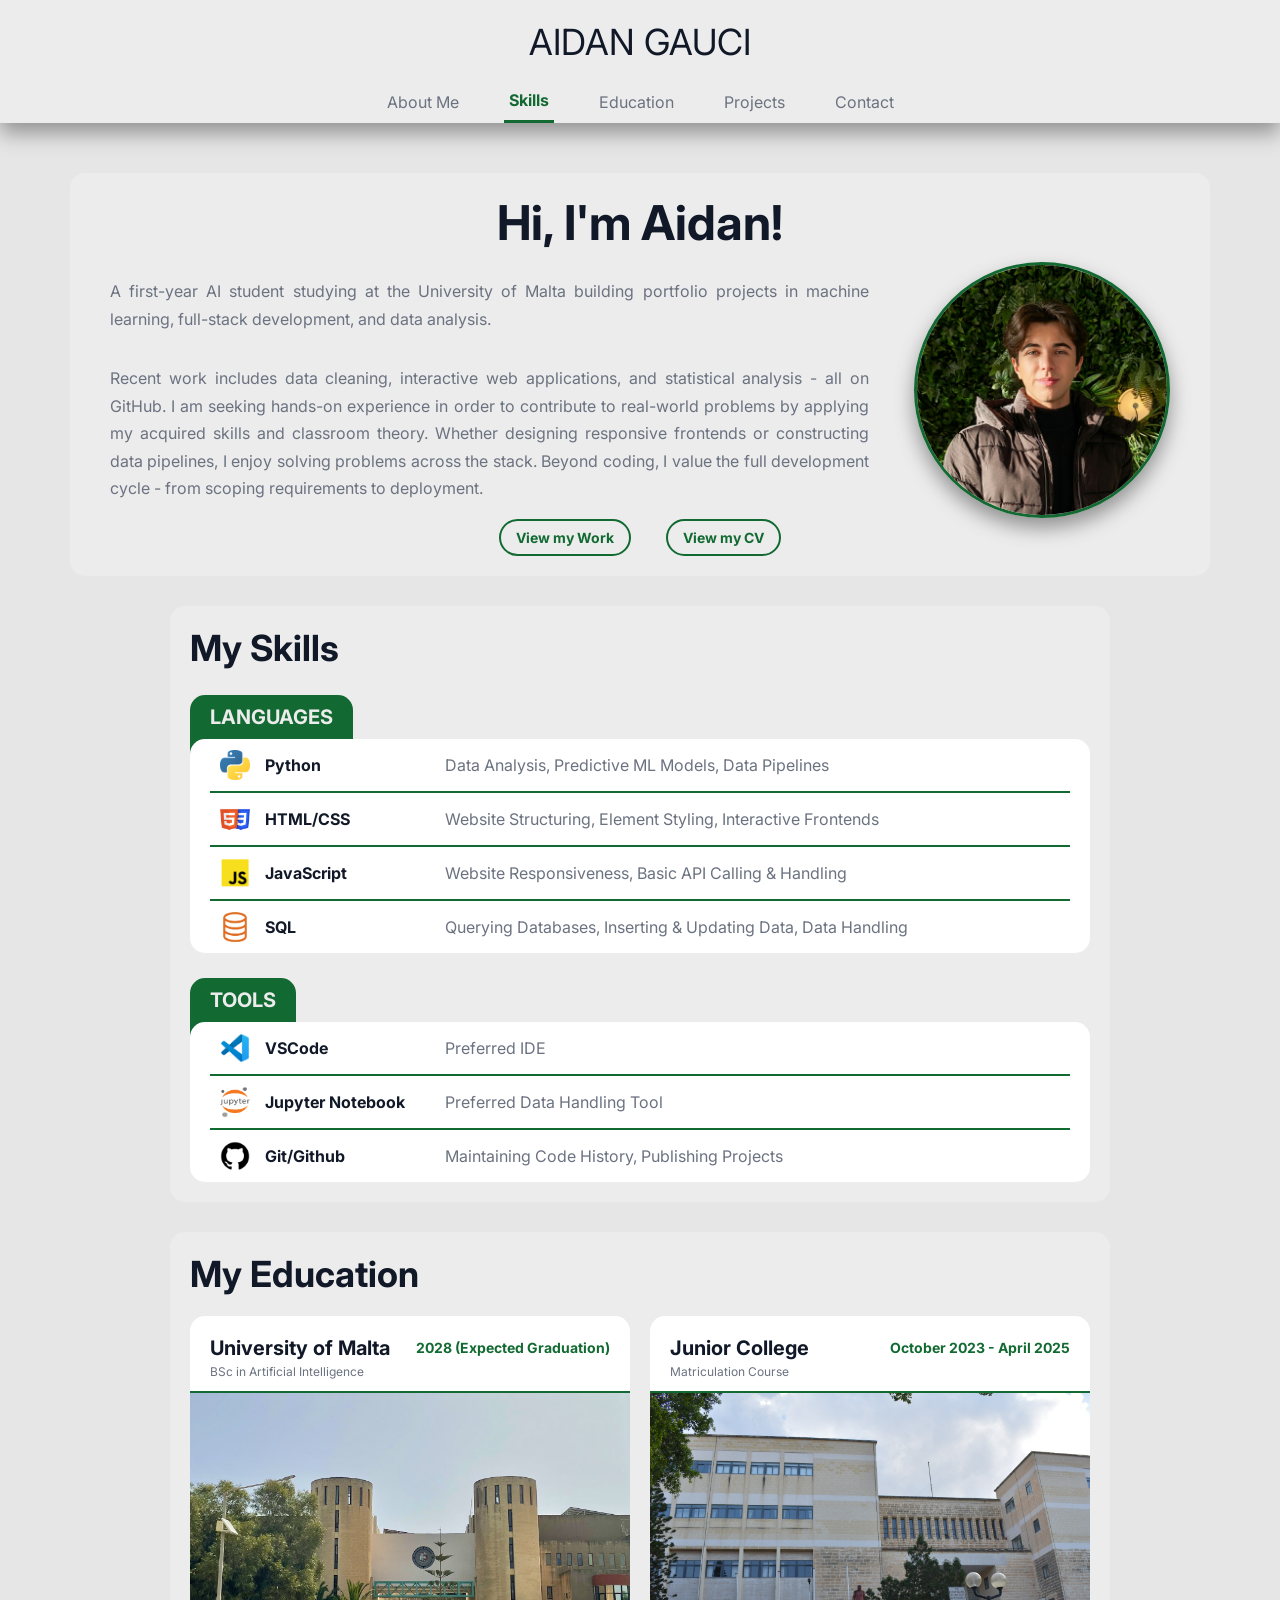
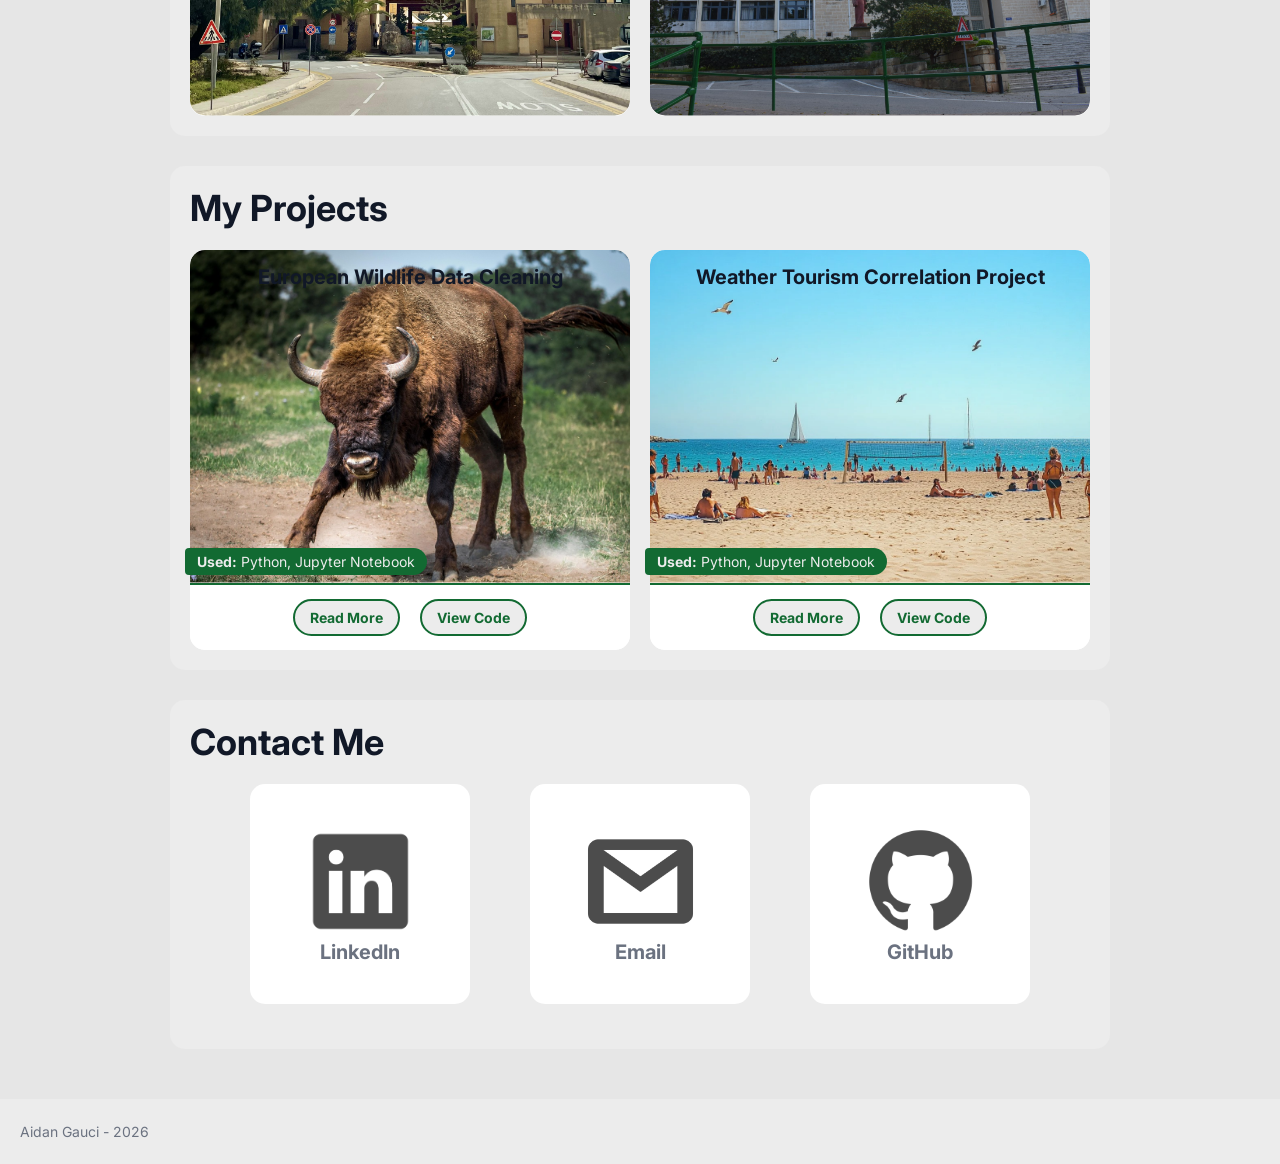
<file: index.html>
<!doctype html>
<html lang="en">
  <head>
    <meta charset="UTF-8" />
    <meta name="viewport" content="width=device-width, initial-scale=1.0" />
    <meta name="description" content="Aidan Gauci's Portfolio - An AI student showcasing front-end web development projects and data science projects." />
    <meta name="author" content="Aidan Gauci" />

    <link rel="preconnect" href="https://fonts.googleapis.com" />
    <link rel="preconnect" href="https://fonts.gstatic.com" crossorigin />
    <link href="https://fonts.googleapis.com/css2?family=Inter:wght@400;700&display=swap" rel="stylesheet" />

    <link rel="apple-touch-icon" sizes="180x180" href="img/favicon/apple-touch-icon.png" />
    <link rel="icon" type="image/png" sizes="32x32" href="img/favicon/favicon-32x32.png" />
    <link rel="icon" type="image/png" sizes="16x16" href="img/favicon/favicon-16x16.png" />
    <link rel="manifest" href="img/favicon/site.webmanifest" />

    <link rel="stylesheet" href="styles.css" />
    <script src="main.js" defer></script>

    <title>Aidan's Portfolio Website</title>
  </head>
  <body>
    <header>
      <a href="/" class="wordmark">AIDAN GAUCI</a>
      <nav aria-label="Main Navigation">
        <ul>
          <li><a href="#about-me" class="nav-link">About Me</a></li>
          <li><a href="#skills" class="nav-link">Skills</a></li>
          <li><a href="#education" class="nav-link">Education</a></li>
          <li><a href="#projects" class="nav-link">Projects</a></li>
          <li><a href="#contact" class="nav-link">Contact</a></li>
        </ul>
      </nav>
    </header>
    <main>
      <section id="about-me">
        <h1>Hi, I'm Aidan!</h1>
        <div class="about-me-container">
          <div class="about-me-text-container">
            <p class="about-me-text">A first-year AI student studying at the University of Malta building portfolio projects in machine learning, full-stack development, and data analysis.</p>
            <p class="about-me-text">
              Recent work includes data cleaning, interactive web applications, and statistical analysis - all on GitHub. I am seeking hands-on experience in order to contribute to real-world problems
              by applying my acquired skills and classroom theory. Whether designing responsive frontends or constructing data pipelines, I enjoy solving problems across the stack. Beyond coding, I
              value the full development cycle - from scoping requirements to deployment.
            </p>
          </div>
          <img src="img/profile-pic.png" loading="lazy" class="profile-pic" alt="Profile Picture" />
        </div>
        <div class="about-me-link-container">
          <a href="#projects" class="about-me-link">View my Work</a>
          <a href="aidan_gauci_resume.pdf" class="about-me-link">View my CV</a>
        </div>
      </section>

      <section id="skills">
        <h2 class="section-title">My Skills</h2>
        <div class="section-container">
          <div class="skill-category">
            <h3 class="skill-title">LANGUAGES</h3>
            <div class="skill-list">
              <article class="skill-element-container">
                <img src="img/skills/python.png" loading="lazy" class="skill-icon" alt="Python Icon" />
                <p class="skill-element-name">Python</p>
                <p class="skill-element-description">Data Analysis, Predictive ML Models, Data Pipelines</p>
              </article>
              <article class="skill-element-container">
                <img src="img/skills/html-css.png" loading="lazy" class="skill-icon" alt="HTML/CSS Icon" />
                <p class="skill-element-name">HTML/CSS</p>
                <p class="skill-element-description">Website Structuring, Element Styling, Interactive Frontends</p>
              </article>
              <article class="skill-element-container">
                <img src="img/skills/javascript.png" loading="lazy" class="skill-icon" alt="JavaScript Icon" />
                <p class="skill-element-name">JavaScript</p>
                <p class="skill-element-description">Website Responsiveness, Basic API Calling & Handling</p>
              </article>
              <article class="skill-element-container">
                <img src="img/skills/sql.png" loading="lazy" class="skill-icon" alt="SQL Icon" />
                <p class="skill-element-name">SQL</p>
                <p class="skill-element-description">Querying Databases, Inserting & Updating Data, Data Handling</p>
              </article>
            </div>
          </div>
          <!--
          <div class="skill-category">
            <h3 class="skill-title">FRAMEWORKS</h3>
            <div class="skill-list">
              <article class="skill-element-container">
                <img src="img/skills/react.png" loading="lazy" class="skill-icon" alt="React.js Icon" />
                <p class="skill-element-name">React.js</p>
                <p class="skill-element-description">Dynamic User Interfaces, Modern Scalable Websites</p>
              </article>
              <article class="skill-element-container">
                <img src="img/skills/node.png" loading="lazy" class="skill-icon" alt="Node.js Icon" />
                <p class="skill-element-name">Node.js</p>
                <p class="skill-element-description">Backend API Handling, Real-Time Applications</p>
              </article>
            </div>
          </div>
        -->
          <div class="skill-category">
            <h3 class="skill-title">TOOLS</h3>
            <div class="skill-list">
              <article class="skill-element-container">
                <img src="img/skills/vscode.png" loading="lazy" class="skill-icon" alt="VSCode Icon" />
                <p class="skill-element-name">VSCode</p>
                <p class="skill-element-description">Preferred IDE</p>
              </article>
              <article class="skill-element-container">
                <img src="img/skills/jupyter.png" loading="lazy" class="skill-icon" alt="Jupyter Notebook Icon" />
                <p class="skill-element-name">Jupyter Notebook</p>
                <p class="skill-element-description">Preferred Data Handling Tool</p>
              </article>
              <article class="skill-element-container">
                <img src="img/skills/github.png" loading="lazy" class="skill-icon" alt="Github Icon" />
                <p class="skill-element-name">Git/Github</p>
                <p class="skill-element-description">Maintaining Code History, Publishing Projects</p>
              </article>
            </div>
          </div>
        </div>
      </section>

      <section id="education">
        <h2 class="section-title">My Education</h2>
        <div class="education-article-container">
          <article class="education-article">
            <div class="education-article-header">
              <div class="education-title-container">
                <h3 class="education-title">University of Malta</h3>
                <p class="education-date">2028 (Expected Graduation)</p>
              </div>
              <p class="education-subtitle">BSc in Artificial Intelligence</p>
            </div>
            <div class="education-article-body">
              <div class="education-description">
                <strong>Related Coursework:</strong>
                <ul>
                  <li>Foundations of Data Science</li>
                  <li>Programming for AI (Python, HTML, CSS, JS)</li>
                  <li>AI Numerical Methods</li>
                  <li>Databases and Information Management</li>
                  <li>Data Structures & Algorithms</li>
                  <li>Foundations of Artificial Intelligence</li>
                  <li>Knowledge Representation & Reasoning</li>
                  <li>Mathematics of Discrete Structures</li>
                </ul>
              </div>
              <a href="https://www.um.edu.mt/courses/overview/ubscitharift-2026-7-o/" class="education-link">Read More</a>
              <img src="img/education/university.jpg" loading="lazy" class="education-article-background" alt="Picture of Education Building" />
            </div>
          </article>
          <article class="education-article">
            <div class="education-article-header">
              <div class="education-title-container">
                <h3 class="education-title">Junior College</h3>
                <p class="education-date">October 2023 - April 2025</p>
              </div>
              <p class="education-subtitle">Matriculation Course</p>
            </div>
            <div class="education-article-body">
              <p class="education-description"><strong>A-Levels:</strong> Pure Maths (B), Computing (B)</p>
              <a href="https://www.jc.um.edu.mt/study/programmes/matriculationcoursestandard/" class="education-link">Read More</a>
              <img src="img/education/college.jpg" loading="lazy" class="education-article-background" alt="Picture of Education Building" />
            </div>
          </article>
        </div>
      </section>

      <section id="projects">
        <h2 class="section-title">My Projects</h2>
        <div class="project-article-container">
          <!--
          <article class="project-article" id="stock-inventory-manager">
            <div class="project-article-text-container">
              <h3 class="project-article-title">Stock Inventory Manager</h3>
              <p class="project-article-desc">
                
              </p>
              <p class="project-article-tags"><strong>Used:</strong> React.js, Node.js, SQL</p>
              <img src="img/projects/" loading="lazy" class="project-article-background" alt="Background Image of Project 1" />
            </div>
            <div class="project-article-link-container">
              <a class="project-article-link">Read More</a>
              <a class="project-article-link">View Code</a>
            </div>
          </article>
        -->
          <article class="project-article" id="animal-data-cleaning">
            <div class="project-article-text-container">
              <h3 class="project-article-title">European Wildlife Data Cleaning</h3>
              <p class="project-article-desc">
                Handling of a dirty dataset containing animal information which demonstrates cleaning methodologies such as date notations, inconsistent naming practices, missing values, and duplicate
                records.
              </p>
              <p class="project-article-tags"><strong>Used:</strong> Python, Jupyter Notebook</p>
              <img src="img/projects/wildlife.jpg" loading="lazy" class="project-article-background" alt="Background Image of Project 2" />
            </div>
            <div class="project-article-link-container">
              <a href="projects/european-wildlife-data-cleaning.html" class="project-article-link">Read More</a>
              <a href="https://github.com/aidan-gauci/European-Wildlife-Data-Cleaning/blob/main/animal-data-cleaning.ipynb" class="project-article-link">View Code</a>
            </div>
          </article>
          <article class="project-article" id="weather-tourism-correlation">
            <div class="project-article-text-container">
              <h3 class="project-article-title">Weather Tourism Correlation Project</h3>
              <p class="project-article-desc">
                A personal research project exploring the correlation between the mass of tourism in Malta to its weather conditions, and furthermore which of these weather conditions were most
                influential in tourism amounts.
              </p>
              <p class="project-article-tags"><strong>Used:</strong> Python, Jupyter Notebook</p>
              <img src="img/projects/sunny-beach-day-stockcake.webp" loading="lazy" class="project-article-background" alt="Background Image of Project 3" />
            </div>
            <div class="project-article-link-container">
              <a href="projects/weather-project.html" class="project-article-link">Read More</a>
              <a href="https://github.com/aidan-gauci/Weather-Tourist-Project/blob/main/weather-project.ipynb" class="project-article-link">View Code</a>
            </div>
          </article>
        </div>
      </section>

      <section id="contact">
        <h2 class="section-title">Contact Me</h2>
        <div class="section-container">
          <a href="https://www.linkedin.com/in/aidan-gauci/" class="contact-link">
            <img class="contact-image" loading="lazy" src="img/contact/linkedin.png" alt="Contact Image" />
            <span class="contact-text">LinkedIn</span>
          </a>
          <a href="mailto:aidan.gauci.work@gmail.com" class="contact-link">
            <img class="contact-image" loading="lazy" src="img/contact/gmail.png" alt="Contact Image" />
            <span class="contact-text">Email</span>
          </a>
          <a href="https://github.com/aidan-gauci" class="contact-link">
            <img class="contact-image" loading="lazy" src="img/contact/github.png" alt="Contact Image" />
            <span class="contact-text">GitHub</span>
          </a>
        </div>
      </section>
    </main>
    <footer>
      <p class="footer-text">Aidan Gauci - 2026</p>
    </footer>
  </body>
</html>
</file>
<file: styles.css>
:root {
  --font-family: 'Inter', sans-serif;
  --font-size-1: 48px;
  --font-size-2: 36px;
  --font-size-3: 20px;
  --font-size-4: 16px;
  --font-size-5: 14px;
  --font-size-6: 12px;
}

/* LIGHT MODE */
@media (prefers-color-scheme: light) {
  :root {
    --background-colour: #e6e6e6;
    --section-colour: #ececec;
    --article-colour: #ffffff;
    --primary-text: #111827;
    --secondary-text: #6b7280;
    --text-override: #ececec;
    --accent-colour: #126a32;
    --shadow-colour: #929292;
  }

  img {
    opacity: 1;
    filter: brightness(1) blur(0px);
  }

  .skill-title {
    color: var(--article-colour);
  }

  .education-article.is-hovered .education-article-background {
    opacity: 0.65;
    filter: brightness(0.7) blur(4px);
  }

  .project-article.is-hovered .project-article-background {
    opacity: 0.65;
    filter: brightness(0.7) blur(4px);
  }

  .contact-image {
    filter: invert(0.3);
  }

  .contact-link.is-hovered .contact-image {
    filter: invert(0);
  }
}

/* DARK MODE */
@media (prefers-color-scheme: dark) {
  :root {
    --background-colour: #121212;
    --section-colour: #1e1e1e;
    --article-colour: #252525;
    --primary-text: #f8f9fa;
    --secondary-text: #b0b0b0;
    --text-override: #f8f9fa;
    --accent-colour: #6366f1;
    --shadow-colour: #000000;
  }

  img {
    opacity: 1;
    filter: brightness(0.7) blur(0px);
  }

  .profile-pic {
    filter: brightness(1);
  }

  .education-article.is-hovered .education-article-background {
    opacity: 1;
    filter: brightness(0.45) blur(4px);
  }

  .project-article.is-hovered .project-article-background {
    opacity: 1;
    filter: brightness(0.45) blur(4px);
  }

  .contact-image {
    filter: invert(0.6);
  }

  .contact-link.is-hovered .contact-image {
    filter: invert(1);
  }
}

html {
  scroll-behavior: smooth;
}

body {
  margin: 0px;
}

/* HEADER */
header {
  width: 100%;
  position: sticky;
  top: 0;
  z-index: 10;
  background-color: var(--section-colour);
  box-shadow: 0 10px 20px var(--shadow-colour);
  padding-top: 20px;
  display: flex;
  flex-direction: column;
  justify-content: center;
  align-items: center;
}

.wordmark {
  color: var(--primary-text);
  font-size: var(--font-size-2);
  font-family: var(--font-family);
  font-weight: 400;
  text-transform: uppercase;
  text-decoration: none;
  display: inline-block;
  transition: opacity 0.2s ease;
}

.wordmark:hover {
  opacity: 0.7;
}

header ul {
  width: max-content;
  list-style: none;
  display: flex;
  flex-direction: row;
  justify-content: space-between;
  align-items: center;
  margin-bottom: 0px;
  padding: 0px;
  flex-wrap: nowrap;
}

.nav {
  height: min-content;
}

.nav-link {
  display: inline-block;
  width: fit-content;
  text-align: center;
  color: var(--secondary-text);
  font-family: var(--font-family);
  text-decoration: none;
  white-space: nowrap;
  padding: 10px 5px;
  margin: 0 20px;
  transition: opacity 0.2s ease;
}

.nav-link:hover {
  opacity: 0.7;
}

.active {
  font-weight: bold;
  color: var(--accent-colour);
  border-bottom: 3px solid var(--accent-colour);
}

/* MAIN */
main {
  padding: 20px 40px;
  background-color: var(--background-colour);
}

main section {
  max-width: 900px;
  border-radius: 15px;
  margin: 30px auto;
  padding: 20px;
  background-color: var(--section-colour);
}

#about-me {
  max-width: 1100px;
}

#about-me h1 {
  font-family: var(--font-family);
  font-size: var(--font-size-1);
  color: var(--primary-text);
  text-align: center;
  margin-top: 0px;
  margin-bottom: 10px;
}

.section-title {
  font-family: var(--font-family);
  font-size: var(--font-size-2);
  color: var(--primary-text);
  margin-top: 0px;
  margin-bottom: 20px;
}

.about-me-text,
.education-description {
  font-family: var(--font-family);
  font-size: var(--font-size-4);
  color: var(--secondary-text);
}

.about-me-container {
  display: flex;
  flex-direction: row;
  align-items: center;
  gap: 45px;
  padding: 0px 20px;
}

.about-me-text-container {
  height: 100%;
  width: 100%;
  display: flex;
  flex-direction: column;
}

.about-me-text {
  text-align: justify;
  line-height: 27.5px;
}

.about-me-link-container {
  height: auto;
  width: 100%;
  display: flex;
  flex-direction: row;
  justify-content: center;
  align-items: center;
  gap: 35px;
  position: relative;
  bottom: 0px;
}

.about-me-link {
  height: fit-content;
  width: fit-content;
  text-align: center;
  padding: 8px 15px;
  background-color: var(--section-colour);
  border: 2px solid var(--accent-colour);
  border-radius: 20px;
  color: var(--accent-colour);
  font-family: var(--font-family);
  font-size: var(--font-size-5);
  font-weight: bold;
  position: relative;
  text-decoration: none;
  cursor: pointer;
  scale: 1;
  transition: scale 0.15s ease;
}

.about-me-link:hover {
  scale: 1.1;
}

.profile-pic {
  height: 250px;
  width: 250px;
  border-radius: calc(50%);
  border: 3px solid var(--accent-colour);
  box-shadow: 0 10px 20px var(--shadow-colour);
}

.education-title,
.project-article-title {
  font-family: var(--font-family);
  font-size: var(--font-size-3);
  color: var(--primary-text);
}

#skills .section-title {
  margin-bottom: 0px;
}

.skill-title {
  width: fit-content;
  padding: 10px 20px;
  padding-bottom: 25px;
  margin-top: 10px;
  margin-bottom: 0px;
  border-radius: 15px 15px 0px 0px;
  background-color: var(--accent-colour);
  color: var(--text-override);
  font-family: var(--font-family);
  font-size: var(--font-size-3);
  position: relative;
  bottom: -15px;
  z-index: 0;
}

.skill-list {
  height: auto;
  width: auto;
  padding: 0px 20px;
  font-family: var(--font-family);
  font-size: var(--font-size-4);
  background-color: var(--article-colour);
  border-radius: 15px;
  position: relative;
  z-index: 1;
}

.skill-element-container {
  height: fit-content;
  width: 100%;
  color: var(--secondary-text);
  font-size: var(--font-size-4);
  display: grid;
  grid-template-columns: 55px 180px 1fr;
  align-items: center;
  position: relative;
  border-bottom: 2px solid var(--accent-colour);
}

.skill-element-container:last-child {
  border-bottom: 0px;
}

.skill-icon {
  height: 30px;
  width: auto;
  aspect-ratio: 1;
  margin-left: 10px;
}

.skill-element-name {
  color: var(--primary-text);
  font-weight: bold;
  transform-origin: left;
  scale: 1;
  transition:
    color 0.15s ease,
    scale 0.15s ease;
}

.skill-element-container.is-hovered .skill-element-name {
  color: var(--accent-colour);
  scale: 1.1;
}

.skill-element-description {
  color: var(--secondary-text);
}

.education-article-container {
  display: grid;
  grid-template-columns: 1fr 1fr;
  column-gap: 20px;
}

.education-article {
  height: 400px;
  min-height: 300px;
  width: auto;
  border-radius: 15px;

  display: grid;
  grid-template-rows: auto 1fr;
  align-content: start;
  background-color: var(--article-colour);
  position: relative;
}

.education-article-header {
  width: auto;
  padding: 20px 20px 0px 20px;
  border-bottom: 2px solid var(--accent-colour);
}

.education-title-container {
  display: flex;
  justify-content: space-between;
  align-items: center;
}

.education-title,
.education-date {
  height: fit-content;
  margin: 0px;
}

.education-date {
  font-family: var(--font-family);
  font-size: var(--font-size-5);
  font-weight: bold;
  color: var(--accent-colour);
}

.education-subtitle {
  font-family: var(--font-family);
  font-size: var(--font-size-6);
  color: var(--secondary-text);
  margin-top: 4px;
}

.education-article-body {
  height: 100%;
  width: auto;
  border-radius: 0px 0px 15px 15px;
  padding: 0px 20px;
  position: relative;
}

.education-description {
  color: var(--primary-text);
  line-height: 25px;
  margin: 16px 0px;
  padding-top: 20px;
  position: relative;
  opacity: 0;
  z-index: 1;
  transition:
    opacity 0.15s ease,
    transform 0.15s ease;
}

.education-description ul {
  margin: 0px;
  position: absolute;
  left: -10px;
}

.education-article.is-hovered .education-description {
  opacity: 1;
  transform: translateY(-20px);
}

.education-link {
  height: fit-content;
  width: fit-content;
  text-align: center;
  padding: 8px 15px;
  background-color: var(--section-colour);
  border: 2px solid var(--accent-colour);
  border-radius: 20px;
  color: var(--accent-colour);
  font-family: var(--font-family);
  font-size: var(--font-size-5);
  font-weight: bold;
  text-decoration: none;
  cursor: pointer;
  position: absolute;
  left: 0px;
  right: 0px;
  bottom: 0px;
  margin: 0 auto;
  opacity: 0;
  z-index: 1;
  pointer-events: none;
  transform-origin: center center;
  translate: 0px 0px;
  scale: 1;
  transition:
    opacity 0.15s ease,
    translate 0.15s ease,
    scale 0.15s ease;
}

.education-article.is-hovered .education-link {
  opacity: 1;
  translate: 0px -20px;
  pointer-events: auto;
}

.education-link:hover {
  scale: 1.1;
}

.education-article-background {
  object-fit: cover;
  aspect-ratio: 16/9;
  height: 100%;
  width: 100%;
  border-radius: 0px 0px 15px 15px;
  position: absolute;
  bottom: 0px;
  left: 0px;
  clip-path: inset(0 round 0px 0px 15px 15px);
  transition:
    opacity 0.15s ease,
    filter 0.15s ease;
}

.project-article-container {
  display: grid;
  grid-template-columns: 1fr 1fr;
  column-gap: 20px;
}

.project-article {
  height: 400px;
  min-height: 300px;
  width: auto;
  border-radius: 15px;
  display: flex;
  flex-direction: column;
  background-color: var(--article-colour);
}

.project-article-text-container {
  flex-grow: 1;
  height: auto;
  width: auto;
  border-radius: 15px 15px 0px 0px;
  position: relative;
}

.project-article-title {
  text-align: center;
  margin: 15px 0px;
  padding: 0px 15px;
  z-index: 1;
  position: relative;
}

.project-article-desc {
  font-family: var(--font-family);
  font-size: var(--font-size-4);
  color: var(--primary-text);
  line-height: 25px;
  margin-top: 36px;
  padding: 10px 20px;
  text-align: center;
  z-index: 1;
  position: relative;
  opacity: 0;
  transition:
    opacity 0.15s ease,
    transform 0.15s ease;
}

.project-article.is-hovered .project-article-desc {
  opacity: 1;
  transform: translateY(-20px);
}

.project-article-tags {
  font-family: var(--font-family);
  font-size: var(--font-size-5);
  color: var(--text-override);
  background-color: var(--accent-colour);
  border-radius: 6px 20px 20px 6px;
  padding: 5px 12px;
  margin: 5px 0px;
  position: absolute;
  z-index: 1;
  bottom: 3px;
  left: -5px;
}

.project-article-background {
  object-fit: cover;
  height: 100%;
  width: 100%;
  border-radius: 15px 15px 0px 0px;
  position: absolute;
  top: 0px;
  left: 0px;
  clip-path: inset(0 round 15px 15px 0px 0px);
  transition:
    opacity 0.15s ease,
    filter 0.15s ease;
}

.project-article-link-container {
  height: 65px;
  min-height: 60px;
  width: 100%;
  border-radius: 0px 0px 15px 15px;
  display: flex;
  gap: 20px;
  justify-content: center;
  align-items: center;
  background-color: inherit;
  border-top: 2px solid var(--accent-colour);
}

.project-article-link {
  height: fit-content;
  width: fit-content;
  padding: 8px 15px;
  background-color: var(--section-colour);
  border: 2px solid var(--accent-colour);
  border-radius: 20px;
  color: var(--accent-colour);
  font-family: var(--font-family);
  font-size: var(--font-size-5);
  font-weight: bold;
  text-align: center;
  text-decoration: none;
  transition: transform 0.2s ease;
}

.project-article-link:hover {
  transform: scale(1.1);
  cursor: pointer;
}

#contact .section-container {
  display: grid;
  grid-template-columns: 1fr 1fr 1fr;
  column-gap: 60px;
  padding: 0px 60px 25px 60px;
}

.contact-link {
  height: auto;
  width: fit-content;
  aspect-ratio: 1;
  border-radius: 15px;
  background-color: var(--article-colour);
  gap: 0px;
  display: flex;
  flex-direction: column;
  justify-content: center;
  align-items: center;
  text-decoration: none;
  padding: 20px;
  transition: gap 0.15s ease;
}

.contact-image {
  height: 65%;
  width: 65%;
  transition: transform 0.15s ease;
}

.contact-text {
  color: var(--secondary-text);
  font-family: var(--font-family);
  font-weight: bold;
  font-size: var(--font-size-3);
  pointer-events: none;
  transition:
    transform 0.15s ease,
    color 0.15s ease;
}

.contact-link.is-hovered {
  gap: 5px;
}

.contact-link.is-hovered .contact-image,
.contact-link.is-hovered .contact-text {
  transform: scale(1.1);
  color: var(--primary-text);
}

/* FOOTER */
footer {
  background-color: var(--section-colour);
  padding: 10px 20px;
}

.footer-text {
  font-family: var(--font-family);
  font-size: var(--font-size-5);
  color: var(--secondary-text);
}

@media (min-width: 880px) and (max-width: 1000px) {
  :root {
    --font-size-1: 36px;
    --font-size-2: 24px;
    --font-size-3: 16px;
    --font-size-4: 14px;
    --font-size-5: 13px;
    --font-size-6: 12px;
  }

  .about-me-text {
    line-height: 25px;
  }

  .profile-pic {
    height: 200px;
    width: 200px;
  }

  .skill-element-container {
    grid-template-columns: 45px 150px 1fr;
  }

  .skill-icon {
    height: 25px;
  }

  .education-title-container {
    flex-direction: column;
    align-items: start;
    justify-content: left;
  }

  .project-article-desc {
    margin-top: 27.5px;
    line-height: 22.5px;
  }
}

@media (min-width: 620px) and (max-width: 880px) {
  :root {
    --font-size-1: 36px;
    --font-size-2: 24px;
    --font-size-3: 16px;
    --font-size-4: 14px;
    --font-size-5: 13px;
    --font-size-6: 12px;
  }

  .about-me-text-container {
    margin: 10px 0px;
  }

  .about-me-text {
    line-height: 25px;
  }

  .nav-link {
    margin: 0px 10px;
  }

  main section {
    max-width: 450px;
    min-width: 300px;
  }

  .about-me-container {
    flex-direction: column-reverse;
    gap: 0px;
  }

  .profile-pic {
    height: 160px;
    width: 160px;
  }

  .skill-element-container {
    grid-template-columns: 45px 150px 1fr;
  }

  .skill-icon {
    height: 25px;
  }

  .education-article-container {
    grid-template-columns: none;
    column-gap: 0px;
    grid-template-rows: 1fr 1fr;
    row-gap: 35px;
  }

  .education-title-container {
    flex-direction: column;
    align-items: start;
    justify-content: left;
  }

  .education-description {
    line-height: 20px;
  }

  .project-article-container {
    grid-template-columns: none;
    column-gap: 0px;
    grid-template-rows: 1fr 1fr;
    row-gap: 35px;
  }

  .project-article-desc {
    margin-top: 27.5px;
    line-height: 22.5px;
  }

  #contact .section-container {
    padding: 10px 0px;
    column-gap: 20px;
  }
}

@media (min-width: 450px) and (max-width: 620px) {
  :root {
    --font-size-1: 32px;
    --font-size-2: 22px;
    --font-size-3: 14px;
    --font-size-4: 12px;
    --font-size-5: 10px;
    --font-size-6: 9px;
  }

  .nav-link {
    font-size: var(--font-size-4);
    margin: 0px 5px;
  }

  main section {
    max-width: 450px;
    min-width: 300px;
  }

  .about-me-container {
    flex-direction: column-reverse;
    gap: 0px;
  }

  .about-me-text-container {
    margin: 10px 0px;
  }

  .about-me-text {
    line-height: 22.5px;
  }

  .profile-pic {
    height: 160px;
    width: 160px;
  }

  .skill-element-container {
    grid-template-columns: 45px 90px 1fr;
  }

  .skill-title {
    margin-top: 5px;
  }

  .skill-icon {
    height: 25px;
  }

  .education-article-container {
    grid-template-columns: none;
    column-gap: 0px;
    grid-template-rows: 1fr 1fr;
    row-gap: 35px;
  }

  .education-title-container {
    flex-direction: column;
    align-items: start;
    justify-content: left;
  }

  .education-description {
    line-height: 20px;
  }

  .project-article-container {
    grid-template-columns: none;
    column-gap: 0px;
    grid-template-rows: 1fr 1fr;
    row-gap: 35px;
  }

  .project-article-desc {
    margin-top: 27.5px;
    line-height: 22.5px;
  }

  #contact .section-container {
    padding: 10px 0px;
    column-gap: 20px;
  }

  .contact-link {
    padding: 10px;
  }

  .contact-image {
    height: 57.5%;
    width: 57.5%;
  }

  .contact-text {
    font-size: var(--font-size-4);
  }
}

@media (min-width: 360px) and (max-width: 450px) {
  :root {
    --font-size-1: 32px;
    --font-size-2: 22px;
    --font-size-3: 14px;
    --font-size-4: 12px;
    --font-size-5: 10px;
    --font-size-6: 9px;
  }

  main {
    padding: 10px 10px;
  }

  nav ul {
    margin-top: 5px;
  }

  .nav-link {
    font-size: var(--font-size-4);
    margin: 0px 5px;
  }

  main section {
    max-width: 450px;
    min-width: 300px;
  }

  .about-me-container {
    padding: 0px 5px;
    flex-direction: column-reverse;
    gap: 0px;
  }

  .about-me-text-container {
    margin: 10px 0px;
  }

  .about-me-text {
    line-height: 22.5px;
  }

  .about-me-link-container {
    gap: 25px;
  }

  .about-me-link {
    padding: 6px 10px;
  }

  .profile-pic {
    height: 160px;
    width: 160px;
  }

  .skill-element-container {
    grid-template-columns: 45px 90px 1fr;
  }

  .skill-title {
    margin-top: 5px;
  }

  .skill-icon {
    height: 25px;
  }

  .education-article-container {
    grid-template-columns: none;
    column-gap: 0px;
    grid-template-rows: 1fr 1fr;
    row-gap: 35px;
  }

  .education-title-container {
    flex-direction: column;
    align-items: start;
    justify-content: left;
  }

  .education-description {
    line-height: 20px;
  }

  .project-article-container {
    grid-template-columns: none;
    column-gap: 0px;
    grid-template-rows: 1fr 1fr;
    row-gap: 35px;
  }

  .project-article-desc {
    margin-top: 27.5px;
    line-height: 22.5px;
  }

  #contact .section-container {
    padding: 10px 0px;
    column-gap: 20px;
  }

  .contact-link {
    padding: 10px;
  }

  .contact-image {
    height: 57.5%;
    width: 57.5%;
  }

  .contact-text {
    font-size: var(--font-size-4);
  }
}

@media (max-width: 360px) {
  :root {
    --font-size-1: 32px;
    --font-size-2: 22px;
    --font-size-3: 14px;
    --font-size-4: 12px;
    --font-size-5: 10px;
    --font-size-6: 9px;
  }

  main {
    padding: 10px 10px;
  }

  nav ul {
    margin-top: 5px;
  }

  .nav-link {
    font-size: var(--font-size-4);
    margin: 0px;
  }

  main section {
    max-width: 450px;
    min-width: 200px;
  }

  .about-me-container {
    padding: 0px 5px;
    flex-direction: column-reverse;
    gap: 0px;
  }

  .about-me-text-container {
    margin: 10px 0px;
  }

  .about-me-text {
    line-height: 22.5px;
  }

  .about-me-link-container {
    gap: 25px;
  }

  .about-me-link {
    padding: 6px 10px;
  }

  .profile-pic {
    height: 160px;
    width: 160px;
  }

  .skill-element-container {
    grid-template-columns: 45px 90px 1fr;
  }

  .skill-title {
    margin-top: 5px;
  }

  .skill-icon {
    height: 25px;
  }

  .education-article-container {
    grid-template-columns: none;
    column-gap: 0px;
    grid-template-rows: 1fr 1fr;
    row-gap: 35px;
  }

  .education-title-container {
    flex-direction: column;
    align-items: start;
    justify-content: left;
  }

  .education-article-body {
    padding: 0px 12.5px;
  }

  .education-description {
    padding-top: 15px;
    line-height: 20px;
  }

  .project-article-container {
    grid-template-columns: none;
    column-gap: 0px;
    grid-template-rows: 1fr 1fr;
    row-gap: 35px;
  }

  .project-article-desc {
    margin-top: 27.5px;
    line-height: 22.5px;
  }

  #contact .section-container {
    padding: 10px 0px;
    column-gap: 20px;
  }

  .contact-link {
    padding: 10px;
  }

  .contact-image {
    height: 57.5%;
    width: 57.5%;
  }

  .contact-text {
    font-size: var(--font-size-4);
  }
}
</file>
